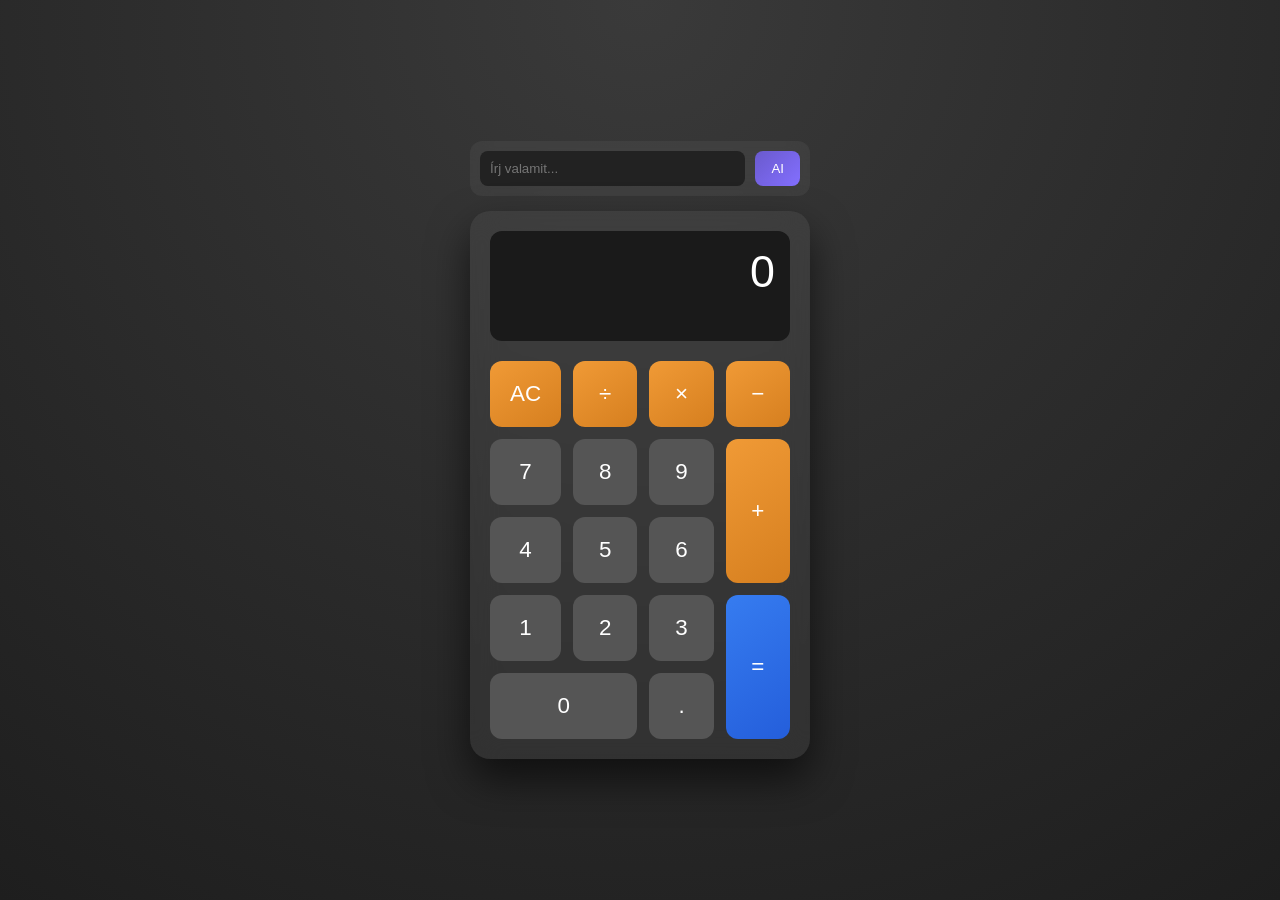
<file: index.html>
<!DOCTYPE html>
<html lang="hu">
<head>
    <meta charset="UTF-8">
    <title>AI Kalkulátor</title>
    <link rel="stylesheet" href="style.css">
</head>
<body>

<div class="calculator-container">

    <div id="ai-container">
        <input id="ai-input" placeholder="Írj valamit...">
        <button id="ai-send">AI</button>
    </div>

    <div class="calculator">
        <div class="display">0</div>

        <div class="buttons">
            <button class="btn operator" id="clear" data-type="clear">AC</button>
            <button class="btn operator" data-type="operator" data-value="/">÷</button>
            <button class="btn operator" data-type="operator" data-value="*">×</button>
            <button class="btn operator" data-type="operator" data-value="-">−</button>

            <button class="btn" data-type="number" data-value="7">7</button>
            <button class="btn" data-type="number" data-value="8">8</button>
            <button class="btn" data-type="number" data-value="9">9</button>
            <button class="btn operator" data-type="operator" data-value="+">+</button>

            <button class="btn" data-type="number" data-value="4">4</button>
            <button class="btn" data-type="number" data-value="5">5</button>
            <button class="btn" data-type="number" data-value="6">6</button>

            <button class="btn" data-type="number" data-value="1">1</button>
            <button class="btn" data-type="number" data-value="2">2</button>
            <button class="btn" data-type="number" data-value="3">3</button>

            <button class="btn equals" data-type="equals">=</button>
            <button class="btn" data-type="number" data-value="0">0</button>
            <button class="btn" data-type="decimal">.</button>
        </div>
    </div>

</div>

<script src="script.js"></script>
</body>
</html>
</file>
<file: style.css>
body {
    display: flex;
    justify-content: center;
    align-items: center;
    min-height: 100vh;
    background: radial-gradient(circle at top, #3a3a3a, #1e1e1e);
    margin: 0;
    font-family: 'Segoe UI', sans-serif;
}

.calculator-container {
    width: 340px;
    display: flex;
    flex-direction: column;
    gap: 15px;
}

/* ---- AI ---- */
#ai-container {
    display: flex;
    gap: 10px;
    background: rgba(255,255,255,0.05);
    backdrop-filter: blur(10px);
    padding: 10px;
    border-radius: 12px;
}

#ai-input {
    flex: 1;
    padding: 10px;
    border-radius: 8px;
    border: none;
    background: #222;
    color: white;
}

#ai-send {
    background: linear-gradient(135deg, #6a5acd, #836fff);
    border: none;
    padding: 10px 16px;
    border-radius: 8px;
    color: white;
    cursor: pointer;
}

/* ---- CALC ---- */
.calculator {
    background: rgba(255,255,255,0.05);
    backdrop-filter: blur(15px);
    padding: 20px;
    border-radius: 20px;
    box-shadow: 0 20px 40px rgba(0,0,0,0.6);
}

.display {
    height: 80px;
    background: #1a1a1a;
    color: white;
    font-size: 2.8rem;
    text-align: right;
    padding: 15px;
    border-radius: 12px;
    margin-bottom: 20px;
}

/* ---- GRID ---- */
.buttons {
    display: grid;
    grid-template-columns: repeat(4, 1fr);
    grid-template-areas:
        "clear div mul sub"
        "n7    n8  n9  add"
        "n4    n5  n6  add"
        "n1    n2  n3  eq"
        "n0    n0  dot eq";
    gap: 12px;
}

/* ---- BUTTON ---- */
.btn {
    padding: 20px;
    font-size: 1.4rem;
    border: none;
    border-radius: 12px;
    cursor: pointer;
    background: #555;
    color: white;
    transition: 0.15s;
}

.btn:hover {
    transform: translateY(-2px);
}

/* ---- AREAS ---- */
#clear { grid-area: clear; }

.btn[data-value="/"] { grid-area: div; }
.btn[data-value="*"] { grid-area: mul; }
.btn[data-value="-"] { grid-area: sub; }
.btn[data-value="+"] { grid-area: add; }

.btn[data-value="7"] { grid-area: n7; }
.btn[data-value="8"] { grid-area: n8; }
.btn[data-value="9"] { grid-area: n9; }

.btn[data-value="4"] { grid-area: n4; }
.btn[data-value="5"] { grid-area: n5; }
.btn[data-value="6"] { grid-area: n6; }

.btn[data-value="1"] { grid-area: n1; }
.btn[data-value="2"] { grid-area: n2; }
.btn[data-value="3"] { grid-area: n3; }

.btn[data-value="0"] { grid-area: n0; }

.btn[data-type="decimal"] { grid-area: dot; }

.equals {
    grid-area: eq;
    background: linear-gradient(145deg, #367cf0, #245edb);
}

.operator {
    background: linear-gradient(145deg, #f09a36, #d67f1f);
}
</file>
